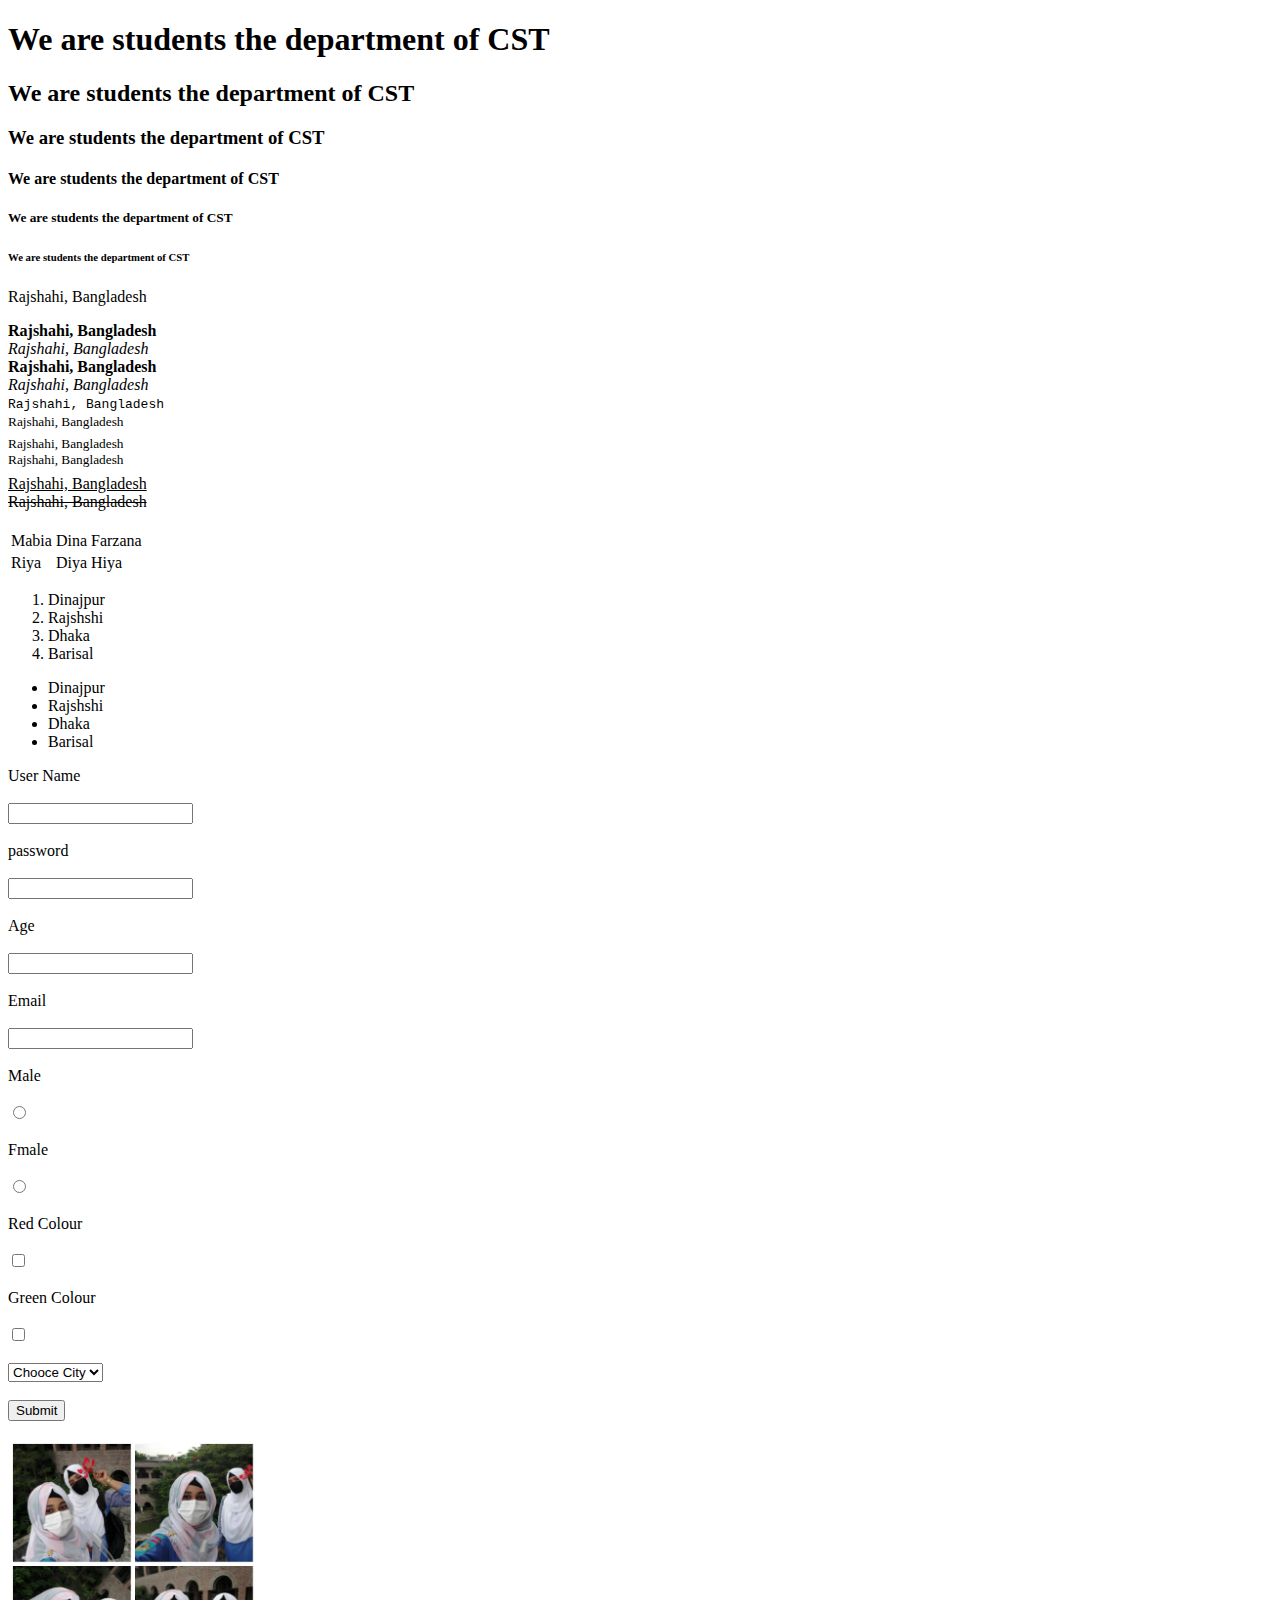
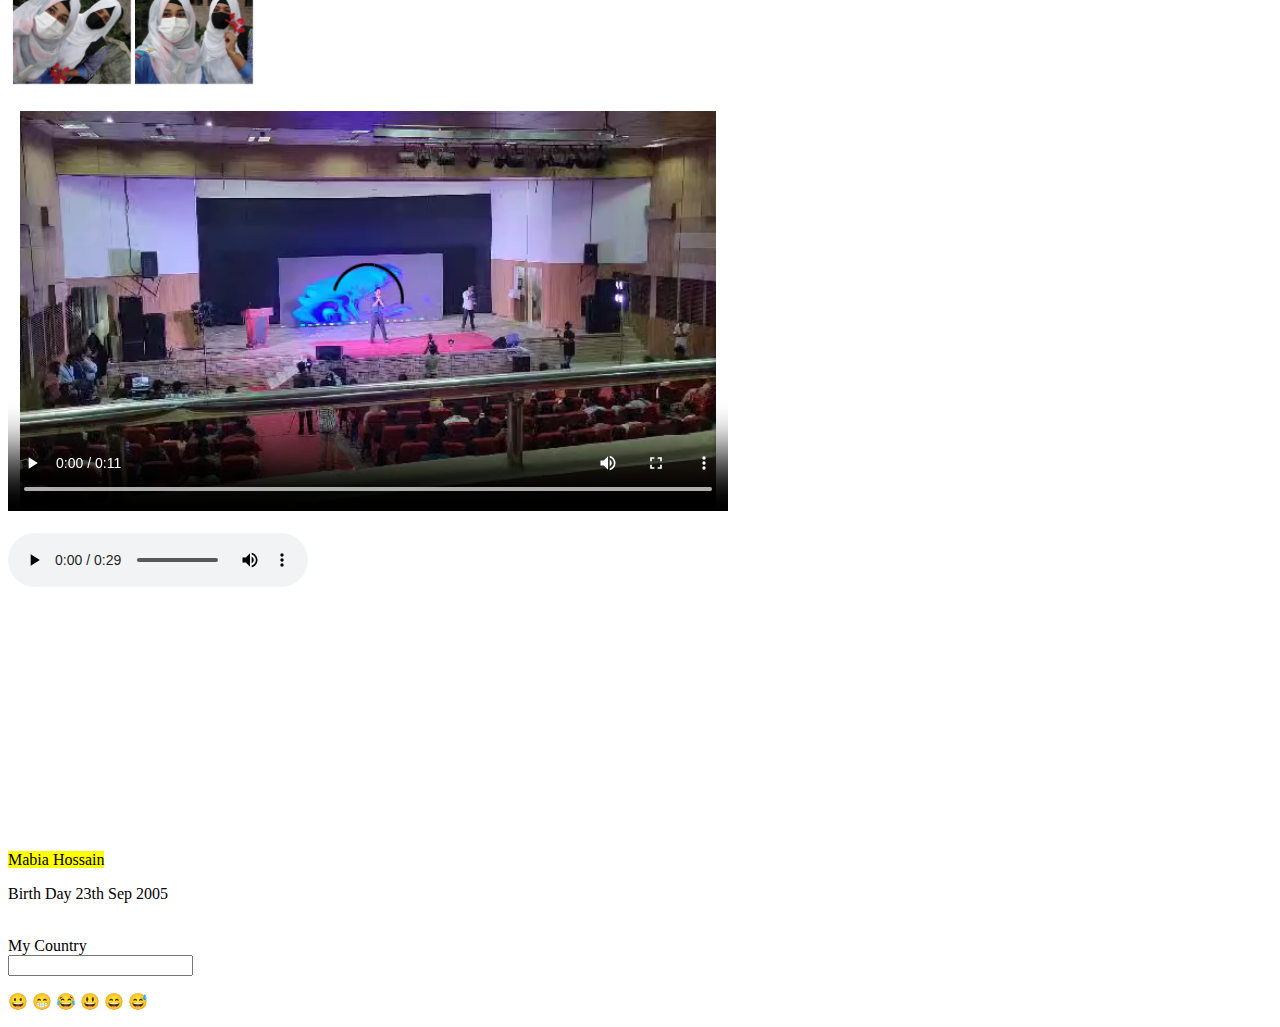
<file: index.html>
<!DOCTYPE html>
<html lang="en">
<head>
    <meta charset="UTF-8">
    <meta name="viewport" content="width=device-width, initial-scale=1.0">
     <meta name="description" content="RMPI">
     <meta name="keyword" content="">
     <meta name="author" content="">

     <meta property="og:site_name" content="">
     <meta property="og:url" content="">
     <meta property="og:title" content="">
     <meta property="og:description" content="">
     <meta property="og:image" content="">
     <meta http-equiv="cache-control" content="no-cache">
     <meta http-equiv="expires" content="0">
     <meta http-equiv="pragma" content="no-cache">


    <title>RMPI.gvt.bd</title>
</head>
<body>

    <h1>We are students the department of CST</h1>
    <h2>We are students the department of CST</h2>
    <h3>We are students the department of CST</h3>
    <h4>We are students the department of CST</h4>
    <h5>We are students the department of CST</h5>
    <h6>We are students the department of CST</h6>
    
    <p>Rajshahi, Bangladesh</p>
    <b>Rajshahi, Bangladesh</b> <br>
    <i>Rajshahi, Bangladesh</i> <br>
    <strong>Rajshahi, Bangladesh</strong> <br>
    <em>Rajshahi, Bangladesh</em> <br>
    <code>Rajshahi, Bangladesh</code> <br>
    <small>Rajshahi, Bangladesh</small> <br>
    <sub>Rajshahi, Bangladesh</sub> <br>
    <sup>Rajshahi, Bangladesh</sup> <br>
    <ins>Rajshahi, Bangladesh</ins> <br>
    <del>Rajshahi, Bangladesh</del> <br><br>


    <table>
         <tr>
            <td>Mabia</td>
            <td>Dina</td>
            <td>Farzana</td>
         </tr>
         <tr>
            <td>Riya</td>
            <td>Diya</td>
            <td>Hiya</td>
         </tr>

    </table>


    <ol>
        <li>Dinajpur</li>
        <li>Rajshshi</li>
        <li>Dhaka</li>
        <li>Barisal</li>
    </ol>
    <ul>
        <li>Dinajpur</li>
        <li>Rajshshi</li>
        <li>Dhaka</li>
        <li>Barisal</li>
    </ul>


     <label>User Name</label><br><br>
     <input type="text"><br><br>
     
     <label>password</label><br><br>
     <input type="password"><br><br>

     <label>Age</label><br><br>
     <input type="age"><br><br>
    
     <label>Email</label><br><br>
     <input type="email"><br><br>

     <label>Male</label><br><br>
     <input type="radio"><br><br>

     <label>Fmale</label><br><br>
     <input type="radio"><br><br>

     <label>Red Colour</label><br><br>
     <input type="checkbox"><br><br>

     <label>Green Colour</label><br><br>
     <input type="checkbox"><br><br>

     <select>
        <option>Chooce City</option>
        <option>Dinajpur</option>
        <option>Rajshahi</option>
        <option>Rungpur</option>
        <option>Dhaka</option>
     </select><br><br>

     <button>Submit</button><br><br>


     <img src="polytechnic photo.jpg" alt="width120px" height="250px"><br><br>


     <video width="720px" height="400px" controls
      src="J H Jay Vai.mp4"></video><br><br>

    <audio controls
     src="Sang Tere Rasta Study Status  Best Study Status SongWhatsapp Status.mp3">
    </audio><br><br>

    <iframe width="400" height="220" src="https://www.youtube.com/tElvFrqjb6Q" frameborder="0"></iframe><br><br>

    <mark>Mabia Hossain</mark>
    <p>Birth Day <time datetime="2005-09-23">23th Sep 2005</time> </p><br>

     <label>My Country</label><br>
    <input type="text" list="country list">
    <datalist id="country list" >
        <option value="Bangladesh"></option>
        <option value="India"></option>
        <option value="Afganisthan"></option>
        <option value="Canada"></option>
        <option value="Garman"></option>
    </datalist><br>

    <p>
        &#128512;
        &#128513;	
        &#128514;	
        &#128515;	
        &#128516;	
        &#128517;
    </p>


</body>
</html>
</file>
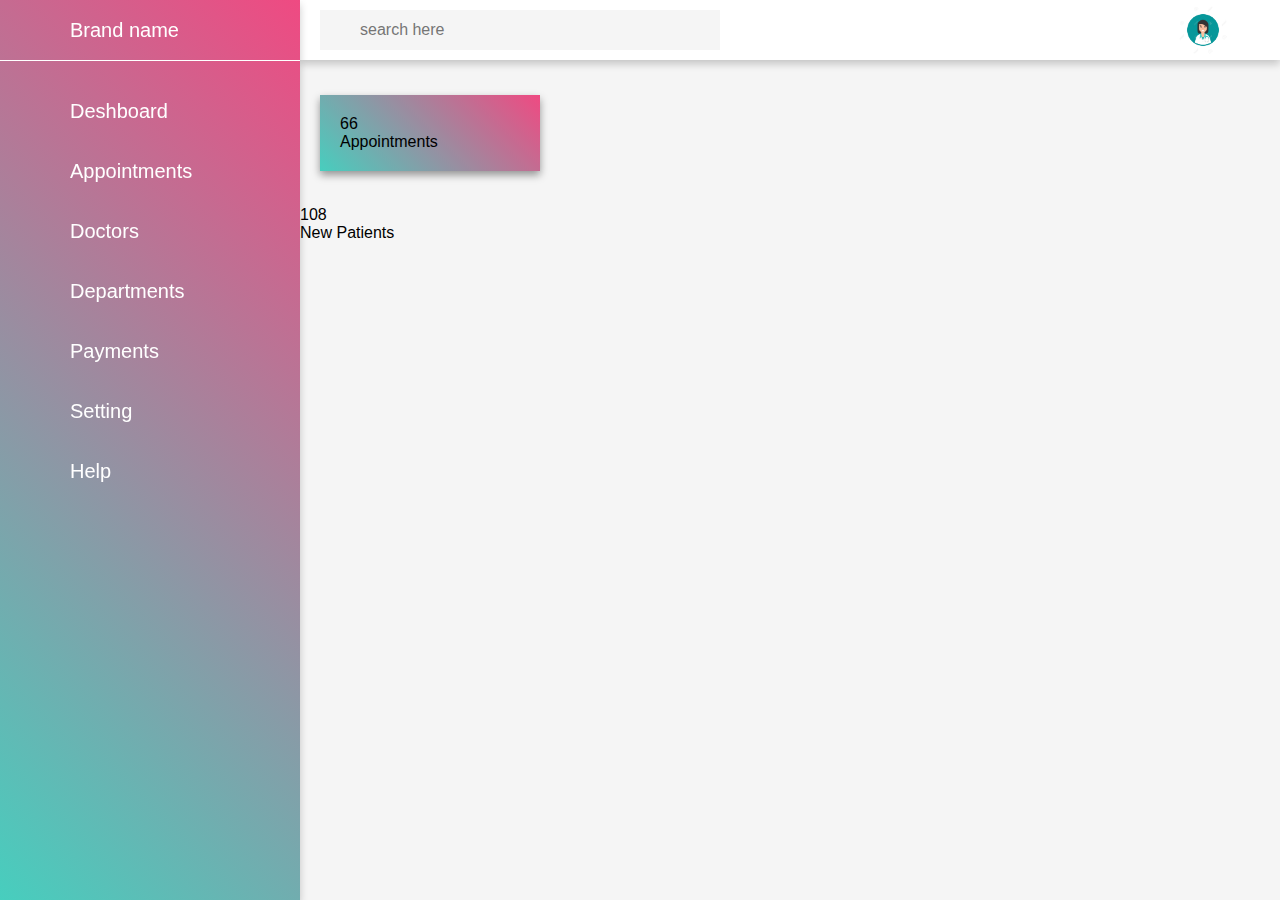
<file: Admin deshboard html+css/index.html>
<!DOCTYPE html>
<html lang="en">
<head>
    <meta charset="UTF-8">
    <meta name="viewport" content="width=device-width, initial-scale=1.0">
    <link rel="stylesheet" href="style.css">
    <link rel="stylesheet" href="https://cdnjs.cloudflare.com/ajax/libs/font-awesome/6.4.2/css/all.min.css" integrity="sha512-z3gLpd7yknf1YoNbCzqRKc4qyor8gaKU1qmn+CShxbuBusANI9QpRohGBreCFkKxLhei6S9CQXFEbbKuqLg0DA==" crossorigin="anonymous" referrerpolicy="no-referrer" />

    <title>Admin panel</title>
</head>

<body>
    <div class="container">
        <div class="sidebar">
            <ul>
                <li>
                    <a href="#">
                        <i class="fas fa-clinic-medical"></i>
                        <div class="title">Brand name</div>
                    </a>
                </li>
                <li>
                    <a href="#">
                        <i class="fas fa-th-large"></i>
                        <div class="title">Deshboard</div>
                    </a>
                </li>
                <li>
                    <a href="#">
                        <i class="fas fa-stethoscope"></i>
                        <div class="title">Appointments</div>
                    </a>
                </li>
                <li>
                    <a href="#">
                        <i class="fas fa-user-md"></i>
                        <div class="title">Doctors</div>
                    </a>
                </li>
                <li>
                    <a href="#">
                        <i class="fas fa-puzzle-piece"></i>
                        <div class="title">Departments</div>
                    </a>
                </li>
                <li>
                    <a href="#">
                        <i class="fas fa-hand-holding-usd"></i>
                        <div class="title">Payments</div>
                    </a>
                </li>
                <li>
                    <a href="#">
                        <i class="fas fa-cog"></i>
                        <div class="title">Setting</div>
                    </a>
                </li>
                <li>
                    <a href="#">
                        <i class="fas fa-question"></i>
                        <div class="title">Help</div>
                    </a>
                </li>
            </ul> 
        </div>
        <div class="main">
           <div class="top-bar">
            <div class="search">
                <input type="text" name="search" placeholder="search here">
                <label for="search"><i class="fas fa-search"></i></label>
            </div>
            <i class="fas fa-bell"></i>
            <div class="user">
                <img src="doctor_avatar.jpg" alt="">
            </div>
           </div>
            <div class="cards">
            <div class="card">
                <div class="card-content">
                    <div class="nymber">66</div>
                <div class="card-name">Appointments</div>
                </div>

                <div class="icon-box">
                    <i class="fas fa-briefcase-medical"></i>
                </div>
            </div>
           </div>
           <div class="card">
            <div class="card-content">
                <div class="number">108</div>
                <div class="card-name">New Patients</div>
            </div>
           </div>

                <div class="icon-box">
                    <i class="fas fa-wheelchair"></i>
                </div>
        </div>
        <div class="card">
            <div class="card-content">
                <div class="number">09</div>
                <div class="card-name">Operation </div>
            </div>

            <div class="icon-box">
                <i class="fas fa-bed"></i>
            </div>
           </div>
           <div class="card">
            <div class="card-content">
                <div class="number">$4600</div>
                <div class="card-name">Earnings</div>
            </div>

            <div class="icon-box">
                <i class="fas fa-dollar-sung"></i>
            </div>
           </div>

    </div>
    <div class="tables">
        <div class="last-appointment">
            <div class="heading">
                <h2>Last Appointments</h2>
                <a href="#" class="btn">View All</a>
            </div>
            <table class="appointments">
                <thead>
                    <td>Name</td>
                    <td>Doctor</td>
                    <td>Condition</td>
                    <td>Actions</td>
                </thead>
                <tbody>
                    <tr>
                        <td>Luis Laham</td>
                        <td>Dr. Bornil</td>
                        <td>fracture</td>
                        <td>
                            <i></i>
                        </td>
                    </tr>
                </tbody>

            </table>
        </div>
    </div>

    
</body>
</html>
</file>
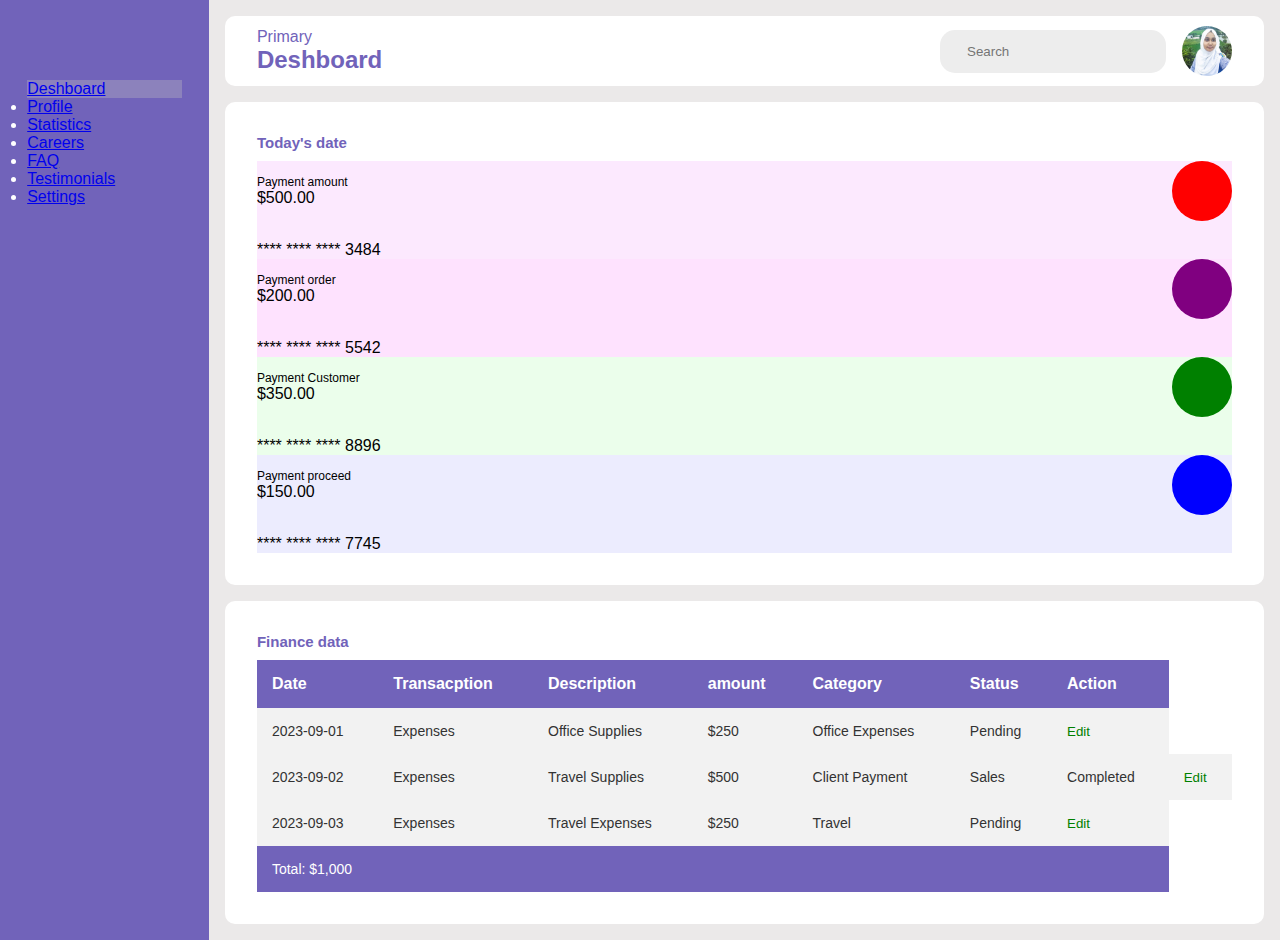
<file: create deshboard html+css/index.html>
<!DOCTYPE html>
<html lang="en">
<head>
    <meta charset="UTF-8">
    <meta name="viewport" content="width=device-width, initial-scale=1.0">
    <title>Deshboard Design by EVa</title>
    <link rel="stylesheet" href="style.css">
    <!--Font Awesome cdn link-->
    <link 
    rel="stylesheet" 
    href="https://cdnjs.cloudflare.com/ajax/libs/font-awesome/6.4.2/css/all.min.css" integrity="sha512-z3gLpd7yknf1YoNbCzqRKc4qyor8gaKU1qmn+CShxbuBusANI9QpRohGBreCFkKxLhei6S9CQXFEbbKuqLg0DA==" crossorigin="anonymous" referrerpolicy="no-referrer" />
</head>
<body>
    <div class="sidebar">
        <div class="logo"></div>
            <ul class="menu">
                <li class="active">
                    <a href="#" >
                        <i class="fas fa-techometer-alt"></i>
                        <span>Deshboard</span>
                    </a>
                </li>
                <li>
                    <a href="#">
                        <i class="fas fa-user"></i>
                        <span>Profile</span>
                    </a>
                </li>
                <li>
                    <a href="#">
                        <i class="fas fa-chart-bar"></i>
                        <span>Statistics</span>
                    </a>
                </li>
                <li>
                    <a href="#">
                        <i class="fas fa-briefcase"></i>
                        <span>Careers</span>
                    </a>
                </li>
                <li>
                    <a href="#">
                        <i class="fas fa-question-circle"></i>
                        <span>FAQ</span>
                    </a>
                </li>
                <li>
                    <a href="#">
                        <i class="fas fa-star"></i>
                        <span>Testimonials</span>
                    </a>
                </li>
                <li>
                    <a href="#">
                        <i class="fas fa-cog"></i>
                        <span>Settings</span>
                    </a>
                </li>
                <li class="logout" >
                    <a href="#">
                        <i class="fas fa-sign-out-alt" ></i>
                    </a>
                </li>
            </ul>
        </div>

        <div class="main--content">
            <div class="header--wrapper">
                <div class="header--title">
                    <span>Primary</span>
                    <h2>Deshboard</h2>
                </div>
                <div class="user--info">
                    <div class="search--box">
                     <i class="fasolid fa-Search"></i>
                     <input type="text" placeholder="Search"/>
                </div>
                <img src="IMG_20230918_172329_247.jpg" alt="">
            </div>
        </div>

       
        <div class="card--container">
            <h3 class="main--title" >Today's date</h3>
            <div class="card--wapper">
                <div class="pyment--card light-red">
                    <div class="card--header">
                       <div class="amount">
                         <span class="title">Payment amount</span>
                        <span class="amount-value">$500.00</span>
                    </div>
                    <i class="fas fa-dollar-sign icon"></i>
                </div>
                <span class="card-detail">**** **** **** 3484</span>
            </div>
            <div class="pyment--card light-purple">
                <div class="card--header">
                    <div class="amount">
                        <span class="title">Payment order</span>
                        <span class="amount--value">$200.00</span>
                    </div>
                    <i class="fas fa-list icon dark-purple"></i>
                </div>
                <span class="card-detail">**** **** **** 5542</span>
        </div>

        <div class="pyment--card light-green">
            <div class="card--header">
                <div class="amount">
                    <span class="title">Payment Customer</span>
                    <span class="amount--value">$350.00</span>
                </div>
                <i class="fas fa-user icon dark-green"></i>
            </div>
            <span class="card-detail">**** **** **** 8896</span>
    </div>

    <div class="pyment--card light-blue">
        <div class="card--header">
            <div class="amount">
                <span class="title">Payment proceed</span>
                <span class="amount--value">$150.00</span>
            </div>
            <i class="fas fa-solid fa-check icon dark-blue"></i>
        </div>
        <span class="card-detail">**** **** **** 7745</span>
           </div>
        </div>
    </div>

    <div class="tabular--wrapper">
        <h3 class="main--title">Finance data</h3>
        <div class="table-container">
            <table>
                <thead>
                    <tr>
                        <th>Date</th>
                        <th>Transacption</th>
                        <th>Description</th>
                        <th>amount</th>
                        <th>Category</th>
                        <th>Status</th>
                        <th>Action</th>
                    </tr>
                </thead>
                    <tbody>
                        <tr>
                            <td>2023-09-01</td>
                            <td>Expenses</td>
                            <td>Office Supplies</td>
                            <td>$250</td>
                            <td>Office Expenses</td>
                            <td>Pending</td>
                            <td><button>Edit</button></td>
                        </tr>
                        <tr>
                            <td>2023-09-02</td>
                            <td>Expenses</td>
                            <td>Travel Supplies</td>
                            <td>$500</td>
                            <td>Client Payment</td>
                            <td>Sales</td>
                            <td>Completed</td>
                            <td><button>Edit</button></td>
                        </tr>
                        <tr>
                            <td>2023-09-03</td>
                            <td>Expenses</td>
                            <td>Travel Expenses</td>
                            <td>$250</td>
                            <td>Travel</td>
                            <td>Pending</td>
                            <td><button>Edit</button></td>
                        </tr>
                    </tbody>
                    <tfoot>
                        <tr>
                            <td colspan="7" >Total: $1,000</td>
                        </tr>
                    </tfoot>
                
            </table>
        </div>
    </div>

    
</body>
</html>
</file>
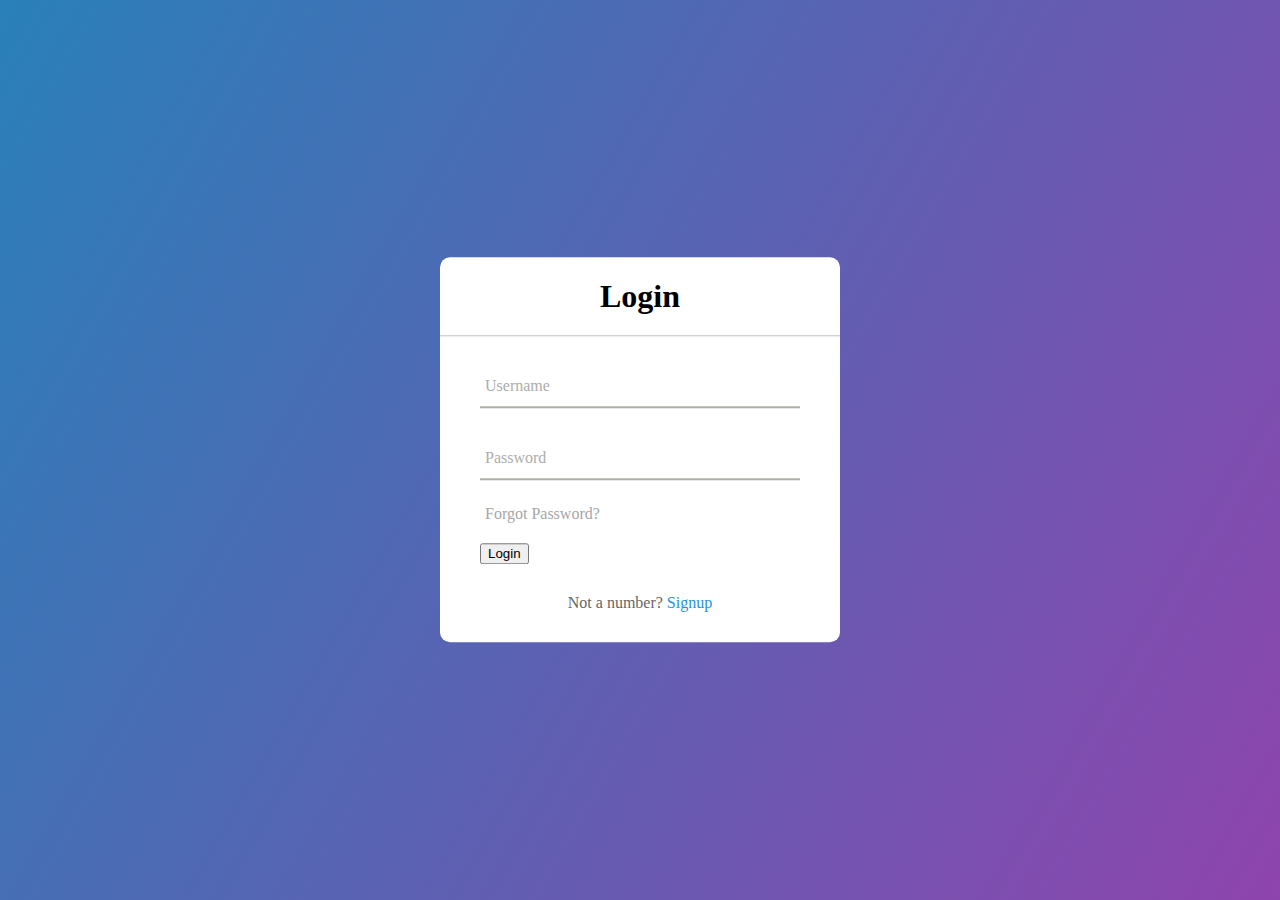
<file: html+css_1/index.html>
<!DOCTYPE html>
<html lang="en">
<head>
    <meta charset="UTF-8">
    <meta name="viewport" content="width=device-width, initial-scale=1.0">
    <title>Animated Login Form</title>
    <link rel="stylesheet" href="style.css">
</head>
<body>
    <div class="center">
        <h1>Login</h1>
         <Form method="post">
            <div class="text_field">
                <input type="text" required>
                <span></span>
                <label>Username</label>
            </div>
            <div class="text_field">
                <input type="password" required>
                <span></span>
                <label>Password</label>
            </div>
             <div class="pass">Forgot Password?</div>
             <input type="submit" value="Login">
             <div class="signup_link">
                Not a number? <a href="#">Signup</a>
             </div>
         </Form>
         
    </div>
    
</body>
</html>
</file>
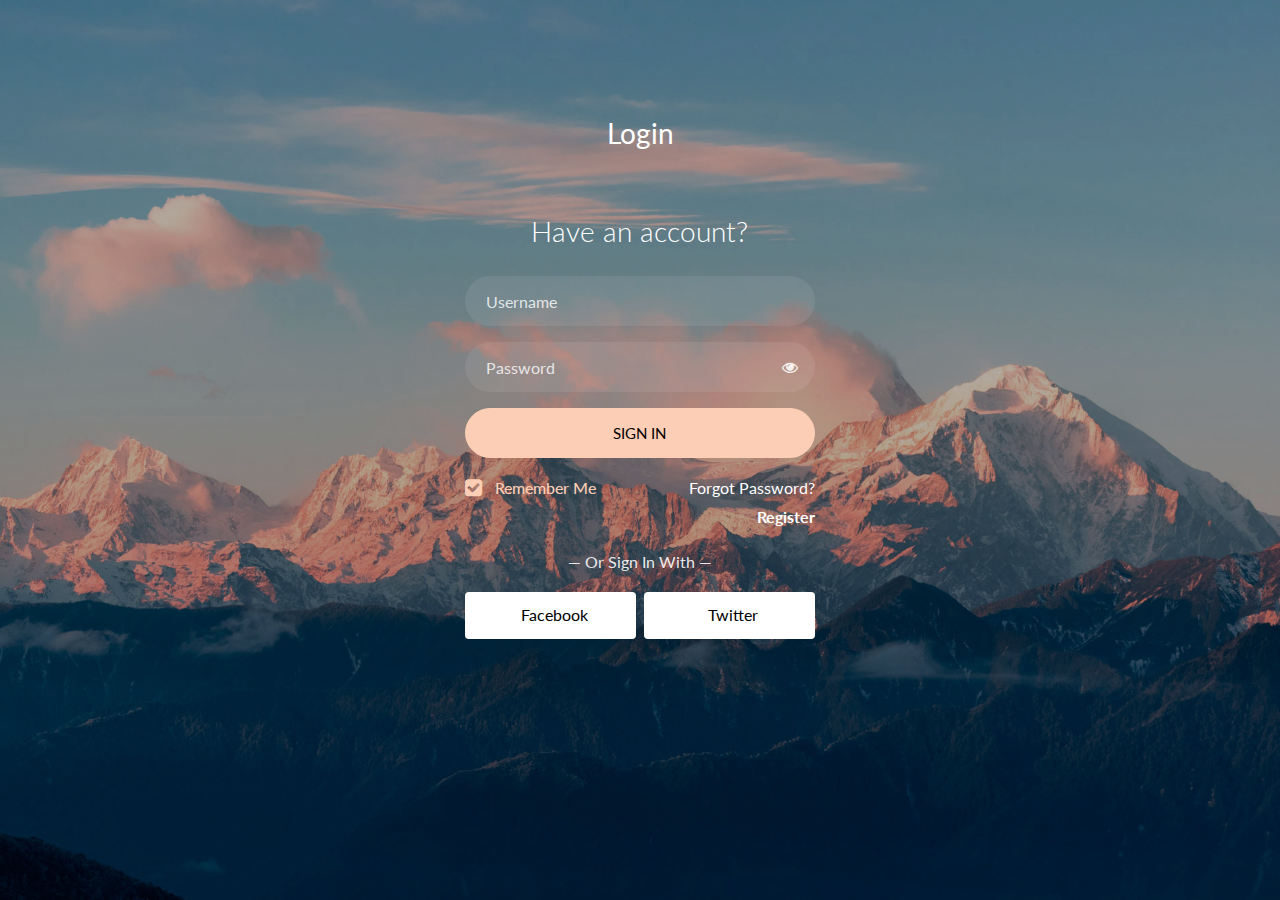
<file: login html templete/login-form-20/index.html>
<!doctype html>
<html lang="en">
  <head>
  	<title>Login 10</title>
    <meta charset="utf-8">
    <meta name="viewport" content="width=device-width, initial-scale=1, shrink-to-fit=no">

	<link href="https://fonts.googleapis.com/css?family=Lato:300,400,700&display=swap" rel="stylesheet">

	<link rel="stylesheet" href="https://stackpath.bootstrapcdn.com/font-awesome/4.7.0/css/font-awesome.min.css">
	
	<link rel="stylesheet" href="css/style.css">

	</head>
	<body class="img js-fullheight" style="background-image: url(images/bg.jpg);">
	<section class="ftco-section">
		<div class="container">
			<div class="row justify-content-center">
				<div class="col-md-6 text-center mb-5">
					<h2 class="heading-section">Login</h2>
				</div>
			</div>
			<div class="row justify-content-center">
				<div class="col-md-6 col-lg-4">
					<div class="login-wrap p-0">
		      	<h3 class="mb-4 text-center">Have an account?</h3>
		      	<form action="#" class="signin-form">
		      		<div class="form-group">
		      			<input type="text" class="form-control" placeholder="Username" required>
		      		</div>
	            <div class="form-group">
	              <input id="password-field" type="password" class="form-control" placeholder="Password" required>
	              <span toggle="#password-field" class="fa fa-fw fa-eye field-icon toggle-password"></span>
	            </div>
	            <div class="form-group">
	            	<button type="submit" class="form-control btn btn-primary submit px-3">Sign In</button>
	            </div>
	            <div class="form-group d-md-flex">
	            	<div class="w-50">
		            	<label class="checkbox-wrap checkbox-primary">Remember Me
									  <input type="checkbox" checked>
									  <span class="checkmark"></span>
									</label>
								</div>
								<div class="w-50 text-md-right">
									<a href="register.html" style="color: #fff">Forgot Password? <b>Register</b></a>
								</div>
	            </div>
	          </form>
	          <p class="w-100 text-center">&mdash; Or Sign In With &mdash;</p>
	          <div class="social d-flex text-center">
	          	<a href="#" class="px-2 py-2 mr-md-1 rounded"><span class="ion-logo-facebook mr-2"></span> Facebook</a>
	          	<a href="#" class="px-2 py-2 ml-md-1 rounded"><span class="ion-logo-twitter mr-2"></span> Twitter</a>
	          </div>
		      </div>
				</div>
			</div>
		</div>
	</section>

	<script src="js/jquery.min.js"></script>
  <script src="js/popper.js"></script>
  <script src="js/bootstrap.min.js"></script>
  <script src="js/main.js"></script>

	</body>
</html>
</file>
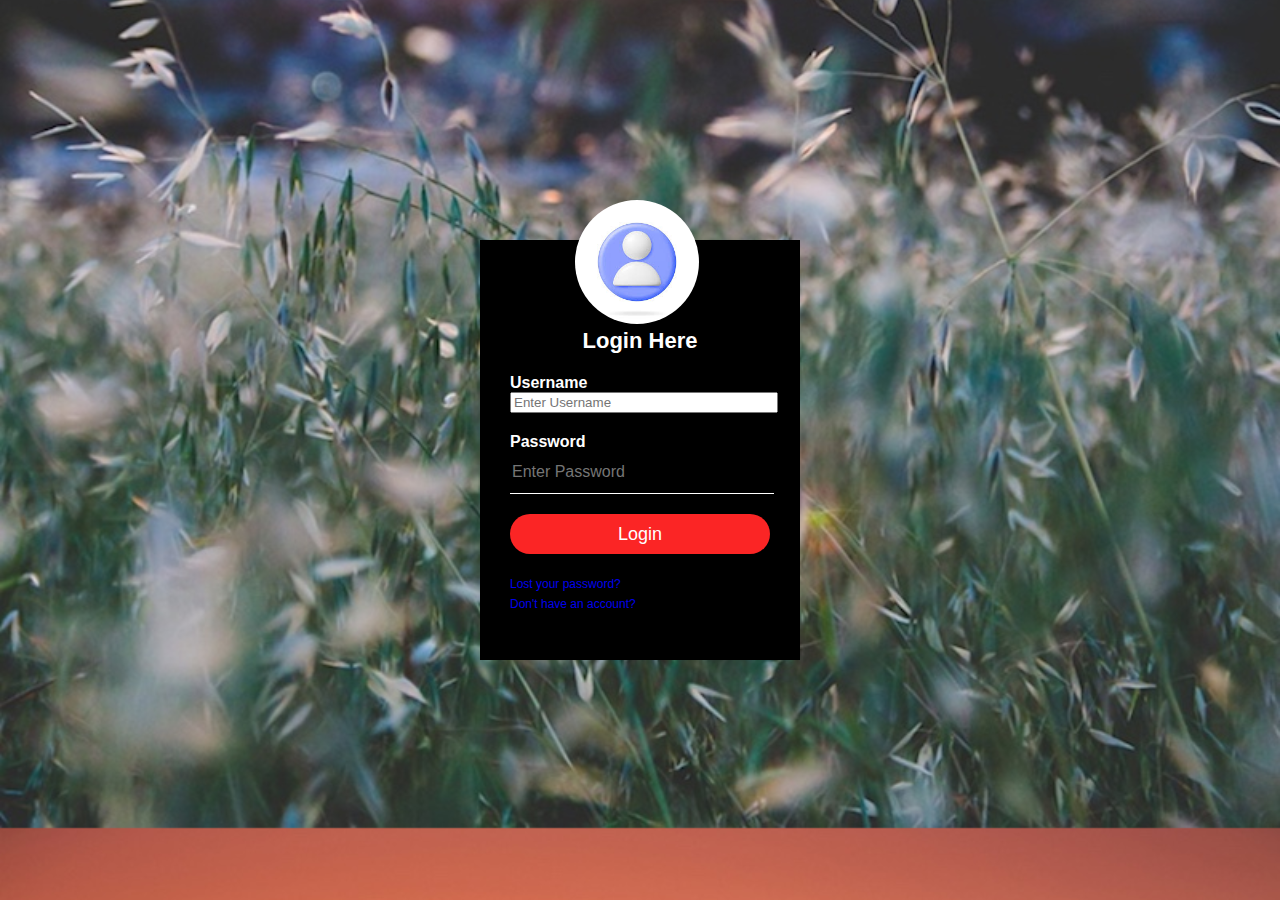
<file: html+css_3/index3.html>
<!DOCTYPE html>
<html lang="en">
<head>
    <meta charset="UTF-8">
    <meta name="viewport" content="width=device-width, initial-scale=1.0">
    <title>Lg Fm</title>
</head>
<body>
    <link rel="stylesheet" type="text/css" href="style.css">
    <div class="loginbox">
        <img src="images.jpeg" alt="images">
            <h1>Login Here</h1>
            <form>
                <p>Username</p>
                <input type="text" name=""placeholder="Enter Username">
                <p>Password</p>
                <input type="password" name=""placeholder="Enter Password">
                <input type="submit" name=""value="Login">
                <a href="#">Lost your password?</a><br>
                <a href="#">Don't have an account?</a>
                 
            </form>

    </div>


</body>
</html>
</file>
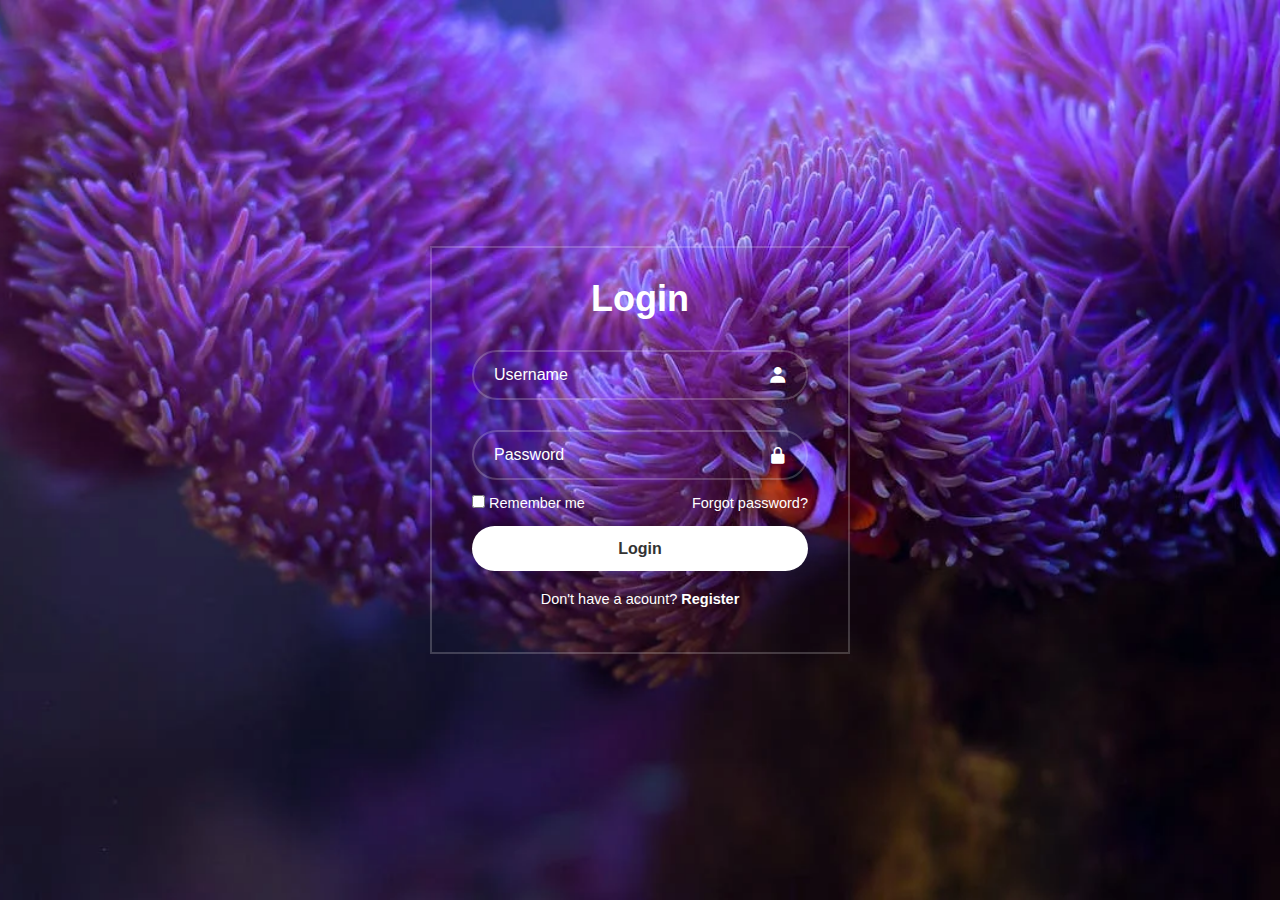
<file: html+css_4/index4.html>
<!DOCTYPE html>
<html lang="en">
<head>
    <meta charset="UTF-8">
    <meta name="viewport" content="width=device-width, initial-scale=1.0">
    <title>Login Form in HTML and CSS</title>
    <link rel="stylesheet" href="style.css">
    <link href='https://unpkg.com/boxicons@2.1.4/css/boxicons.min.css' rel='stylesheet'>
</head>
<body>
    <div class="wrapper">
        <form action="">
            <h1>Login</h1>
            <div class="input-box">
                <input type="text" placeholder="Username" required>
                <i class='bx bxs-user'></i>
            </div>
            <div class="input-box">
                <input type="password" placeholder="Password" required>  
                <i class='bx bxs-lock-alt'></i>
            </div>
            <div class="remember-forgot">
                <label><input type="checkbox"> Remember me</label>
                <a href="#">Forgot password?</a>
            </div>

            <button type="submit" class="btn" >Login</button>

            <div class="register-link">
                <p>Don't have a acount? <a href="#">Register</a></p>
            </div>
        </form>

    </div>



    
</body>
</html>
</file>
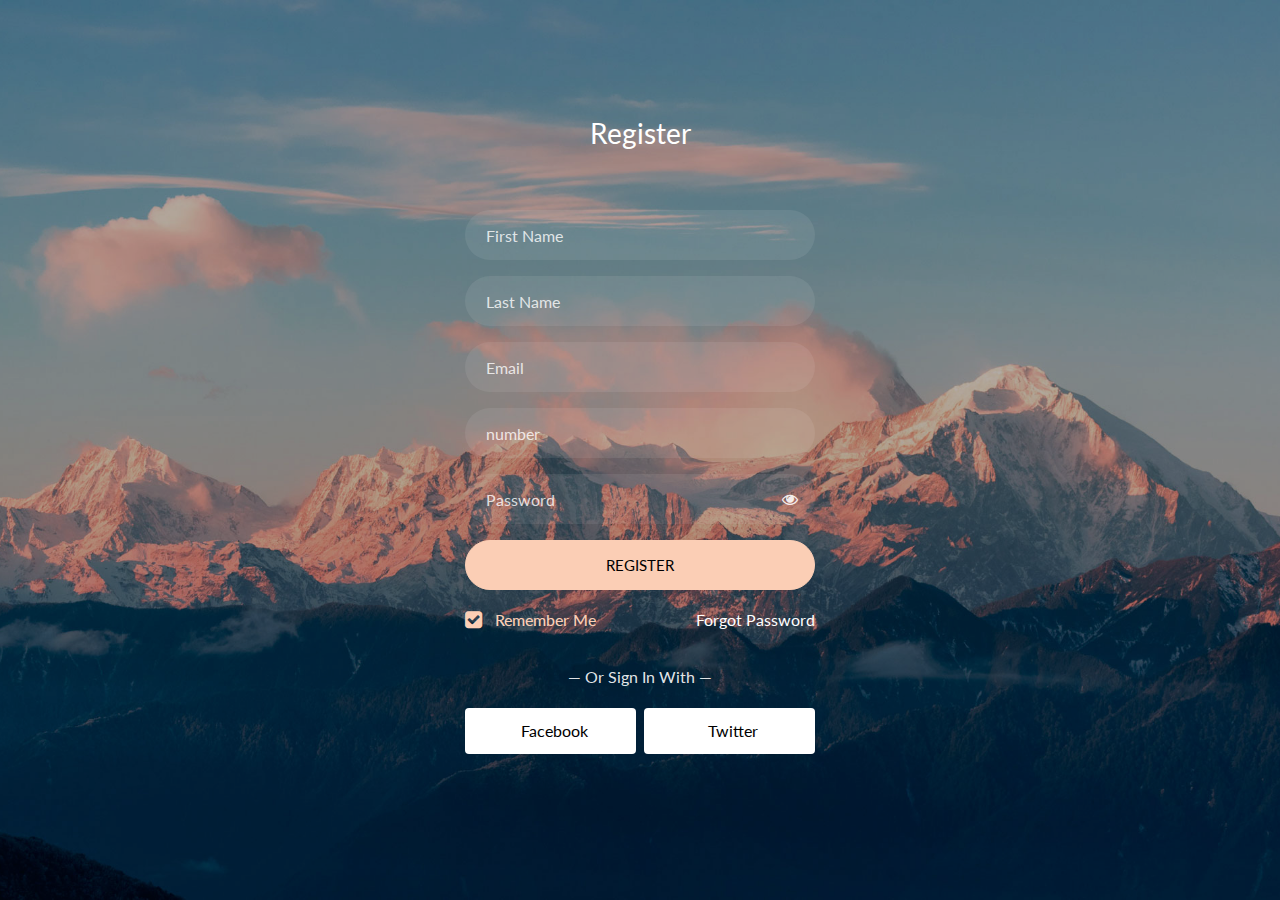
<file: login html templete/login-form-20/reg.html>
<!doctype html>
<html lang="en">
  <head>
  	<title>Login</title>
    <meta charset="utf-8">
    <meta name="viewport" content="width=device-width, initial-scale=1, shrink-to-fit=no">

	<link href="https://fonts.googleapis.com/css?family=Lato:300,400,700&display=swap" rel="stylesheet">

	<link rel="stylesheet" href="https://stackpath.bootstrapcdn.com/font-awesome/4.7.0/css/font-awesome.min.css">
	
	<link rel="stylesheet" href="css/style.css">

	</head>
	<body class="img js-fullheight" style="background-image: url(images/bg.jpg);">
	<section class="ftco-section">
		<div class="container">
			<div class="row justify-content-center">
				<div class="col-md-6 text-center mb-5">
					<h2 class="heading-section">Register</h2>
				</div>
			</div>
			<div class="row justify-content-center">
				<div class="col-md-6 col-lg-4">
					<div class="login-wrap p-0">
		      	<form action="#" class="signin-form">
		      		<div class="form-group">
		      			<input type="text" class="form-control" placeholder="First Name" required>
		      		</div>
                      <div class="form-group">
                        <input type="text" class="form-control" placeholder="Last Name" required>
                    </div>
                    <div class="form-group">
                        <input type="email" class="form-control" placeholder="Email" required>
                    </div>
                    <div class="form-group">
                        <input type="text" class="form-control" placeholder="number" required>
                    </div>
	            <div class="form-group">
	              <input id="password-field" type="password" class="form-control" placeholder="Password" required>
	              <span toggle="#password-field" class="fa fa-fw fa-eye field-icon toggle-password"></span>
	            </div>
	            <div class="form-group">
	            	<button type="submit" class="form-control btn btn-primary submit px-3">Register</button>
	            </div>
	            <div class="form-group d-md-flex">
	            	<div class="w-50">
		            	<label class="checkbox-wrap checkbox-primary">Remember Me
									  <input type="checkbox" checked>
									  <span class="checkmark"></span>
									</label>
								</div>
								<div class="w-50 text-md-right">
									<a href="#" style="color: #fff">Forgot Password</a>
								</div>
	            </div>
	          </form>
	          <p class="w-100 text-center">&mdash; Or Sign In With &mdash;</p>
	          <div class="social d-flex text-center">
	          	<a href="#" class="px-2 py-2 mr-md-1 rounded"><span class="ion-logo-facebook mr-2"></span> Facebook</a>
	          	<a href="#" class="px-2 py-2 ml-md-1 rounded"><span class="ion-logo-twitter mr-2"></span> Twitter</a>
	          </div>
		      </div>
				</div>
			</div>
		</div>
	</section>

	<script src="js/jquery.min.js"></script>
  <script src="js/popper.js"></script>
  <script src="js/bootstrap.min.js"></script>
  <script src="js/main.js"></script>

	</body>
</html>
</file>
<file: Admin deshboard html+css/style.css>
*{
    margin: 0;
    padding: 0;
    box-sizing: border-box;
    font-family: 'Poppins', sans-serif;
}

body {
    overflow-x: hidden;
}

.container {
    position: relative;
    width: 100%;
}

.sidebar {
    position: fixed;
    width: 300px;
    height: 100%;
    background: linear-gradient(45deg, #47cebe, #ef4a82);
    overflow-x: hidden;
    box-shadow: 0 4px 8px 0 rgba(0, 0, 0, 0.2);
    z-index: 2;
}

.sidebar ul li {
    width: 100%;
    list-style: none;
}

.sidebar ul li:hover {
    background: #444;
}
.sidebar ul li:first-child{
    line-height: 60px;
    margin-bottom: 20px;
    font-weight: 600px;
    border-bottom: 1px solid #fff;
}
.sidebar ul li:first-child:hover{
    background: none;
}

.sidebar ul li a {
    width: 100%;
    text-decoration: none;
    color: #fff;
    height: 60px;
    display: flex;
    align-items: center;
}

.sidebar ul li a i {
    min-width: 60px;
    font-size: 24px;
    text-align: center;
}
.sidebar .title {
    padding: 0 10px;
    font-size: 20px;
}

.main{
    position: absolute;
    width: calc(100% - 300px);
    min-height: 100vh;
    left: 300px;
    background: #f5f5f5;
}
 .top-bar{
    position: fixed;
    height: 60px;
    width: calc(100% - 300px);
    background: #fff;
    display: grid;
    grid-template-columns: 10fr 0.4fr 1fr;
    grid-gap: 5px;
    align-items: center;
    color: #444;
    padding: 0 20px;
    box-shadow: 0 4px 8px 0 rgba(0, 0, 0, 0.2);
    z-index: 1;
 }

 .top-bar .search {
    position: relative;
    max-width: 400px;
}
.search input {
    width: 100%;
    min-width: 128px;
    height: 40px;
    padding: 0 40px;
    font-size: 16px;
    outline: none;
    border: none;
    background: #f5f5f5;
}
.search i {
    position: absolute;
    right: 15px;
    top: 10px;
    cursor: pointer;
}

 .user {
    position: relative;
    width: 50px;
    height: 50px;
 }

img{
    position: absolute;
    width: 100%;
    height: 100%;
    top: 0;
    left: 0;
    object-fit: cover;
    border-radius: 50%;
 }

.cards{
    margin-top: 60px;
    width: 100%;
    padding: 35px 20px;
    display: grid;
    grid-template-columns: repeat(4, 1fr);
    grid-gap: 20px;
}
.cards .card{
    background: linear-gradient(45deg, #47cebe, #ef4a82);
    padding: 20px;
    display: flex;
    align-items: center;
    justify-content: space-between;
    box-shadow: 0 4px 8px 0 rgba(0, 0, 0, 0.4);
}
</file>
<file: create deshboard html+css/style.css>
* {
    margin: 0;
    padding: 0;
    border: none;
    outline: none;
    box-sizing: border-box;
    font-family: "Poppins", sans-serif;
}
body {
    display: flex;
}
.sidebar {
    position: sticky;
    top: 0;
    left: 0;
    bottom: 0;
    width: 110px;
    height: 100v;
    padding: 0 1.7rem;
    color: #fff;
    overflow: hidden;
    transition: all 0.Ss linear;
    background: rgba(113, 99, 186, 255);
}
.sidebar:hover {
    width: 240px;
    transition: 0.5s;
}
.logo {
    height: 80px;
    padding: 16px;
}
.meun {
    height: 88%;
    position: relative;
    list-style: none;
    padding: 0;
    margin: 8px 0;
}
.meun li {
    padding: 5rem;
    margin: 8px 0;
    border-radius: 8px;
    transition: all 0.5s ease-in-out;
}
.meun li:hover,
.active {
    background: #c0c0c058;
    color: #fff;
    font: 14px;
    text-decoration: none;
    display: flex;
    align-items: center;
    gap: 1.5rem;
}
.meun a {
    color: #fff;
    font-size: 14px;
    text-decoration: none;
    display: flex;
    align-items: center;
    gap: 1.5rem;
}
.meun a span {
    overflow: hidden;
}
.meun a i {
    font-size: 1.2rem;
}
.logout{
    position: absolute;
    bottom: 0;
    left: 0;
    width: 100%;
}

/* **** main body section **** */
.main--content {
    position: relative;
    background: #ebe9e9;
    width: 100%;
    padding: 1rem;
}

.header--wrapper img {
    width: 50px;
    height: 50px;
    cursor: pointer;
    border-radius: 50%;
}
.header--wrapper {
    display: flex;
    justify-content: space-between;
    align-items: center;
    flex-wrap: wrap;
    background: #fff;
    border-radius: 10px;
    padding: 10px 2rem;
    margin-bottom: 1rem;
}
.header--title {
    color: rgba(113, 99, 186, 255);
}

.user--info {
    display: flex;
    align-items: center;
    gap: 1rem;
}

.search--box {
    background: rgb(237, 237, 237);
    border-radius: 15px;
    color: rgba(113, 99, 186, 255);
    display: flex;
    align-items: center;
    gap: 5px;
    padding: 4px 12px;
}
.search--box input {
    background: transparent;
    padding: 10px;
}
.search--box i {
    font-size: 1.2rem;
    cursor: pointer;
    transition: all 0.5s ease-out;
}
.search--box i:hover {
    transform: scale(1.2);
}

/* ***** card container ***** */
.card--container {
    background: #fff;
    padding: 2rem;
    border-radius: 10px;
}
.car--wapper {
    display: flex;
    flex-wrap: wrap;
    gap: 1rem;
}
.main--title {
    color: rgba(113, 99, 186, 255);
    padding-bottom: 10px;
    font-size: 15px;
}
.payment--card {
    background: rgba(229, 223, 223);
    border-radius: 10px;
    padding: 1.2rem;
    width: 290px;
    height: 150px;
    display: flex;
    flex-direction: column;
    justify-content: space-between;
    transition: all 0.5s ease-in-out;
}

.payment--card:hover {
    transform: translateY(-5px);
}
.card--header {
    display: flex;
    justify-content: space-between;
    align-items: center;
    margin-bottom: 20px;
}
.amount {
    display: flex;
    flex-direction: column;
}
.title {
    font-size: 12px;
    font-weight: 200;
}
..amount--value {
    font-size: 24px;
    font-family: "Courier New", Courier, monospace;
    font-weight: 600;
}
.icon {
    color: white;
    padding: 1rem;
    height: 60px;
    width: 60px;
    text-align: center;
    border-radius: 50%;
    font-size: 1.5rem;
    background: red;
}
.card--detail {
    font-size: 18px;
    color: #777777;
    letter-spacing: 2px;
    font-family: "Courier New", Courier, monospace;
}

/* Color css */
.light-red {
    background: rgb(252, 233, 254);
}
.light-purple {
    background: rgb(254, 226, 254);
}
.light-green {
    background: rgb(235, 254, 235);
}
.light-blue {
    background: rgb(236, 236, 254);
}
.dark-red {
    background: red;
}
.dark-purple {
    background: purple;
}
.dark-green {
    background: green;
}
.dark-blue {
    background: blue;
}

/* ***** tabular section ***** */
.tabular--wrapper {
    background: #fff;
    margin-top: 1rem;
    border-radius: 10px;
    padding: 2rem;
}
.table-container {
    width: 100%;
}
table {
    width: 100%;
    border-collapse: collapse;
}
thead {
    background: rgba(113, 99, 186, 255);
    color: #fff;
}
th {
    padding: 15px;
    text-align: left;
}

tbody {
    background: #f2f2f2;
}
td {
    padding: 15px;
    font-size: 14px;
    color: #333;
}
tfoot {
    background: rgba(113, 99, 186, 225);
    font-size: bold;
    color: #fff;
}
tfoot td {
    padding: 15px;
    color: #fff;
}
.table-container button {
    color: green;
    background: none;
    cursor: pointer;
}
</file>
<file: html+css_1/style.css>
body{
    margin: 0;
    padding: 0;
    font-family: montserrat;
    background: linear-gradient(120deg,#2980b9,#8e44ad);
    height: 100vh;
    overflow: hidden;
}
.center{
    position: absolute;
    top: 50%;
    left: 50%;
    transform: translate(-50%, -50%);
    width: 400px;
    background: white;
    border-radius: 10px;
}
.center h1{
    text-align: center;
    padding: 0 0 20px 0;
    border-bottom: 1px solid silver;
}
.center form{
    padding: 0 40px;
    box-sizing: border-box;
}
form .text_field{
    position: relative;
    border-bottom: 2px solid #adadaa;
    margin: 30px 0;
}
.text_field input{
    width: 100%;
    padding: 0 5px;
    height: 40px;
    font-size: 16px;
    border: none;
    background: none;
    outline: none;
}
.text_field label{
    position: absolute;
    top: 50%;
    left: 5px;
    color: #adadaa;
    transform: translateY(-50%);
    font-size: 16px;
    pointer-events: none; 
    transition: .5s;  
}
.text_fiel span::before{
    content: '';
    position: absolute;
    top: 40px;
    left: 0;
    width: 100%;
    height: 2px;
    background-color: #2691d9;
    transition: .5s;
}
.text_fiel input:focus ~ label,
.text_fiel input:valid ~ label{
    top: -5px;
    color: #2691d9;
}
.text_fiel input:focus ~ span::before,
.text_fiel input:valid ~ span::before{
    width: 100%;
}
.pass{
    margin: -5px 0 20px 5px;
    color: #a6a6a6;
    cursor: pointer;
}
.pass:hover{
    text-decoration: underline;
}
<input[type="submit"]{
    width: 100%;
    height: 50px;
    border: 1px solid;
    background: #2691d9;
    border-radius: 25px;
    font-size: 18px;
    color: #e9f4fb;
    font-weight: 700;
    cursor: pointer;
    outline: none;
}
<input[type="submit"]:hover{
    border-color: #2691d9;
    transition: .5s;
}
.signup_link{
    margin: 30px 0;
    text-align: center;
    font-size: 16px;
    color: #666666;
}
.signup_link a{
    color: #2691d9;
    text-decoration: none;
}
.signup_link a:hover{
    text-decoration: underline;
}
</file>
<file: html+css_3/style.css>
body{
    margin: 0;
    padding: 0;
    background: url(Sunset-Image.jpeg);
    background-size: cover;
    background-position: center;
    font-family: sans-serif;
}
.loginbox{
    width: 320px;
    height: 420px;
    background: #000;
    color: #fff;
    top: 50%;
    left: 50%;
    position: absolute;
    transform:translate(-50%,-50%);
    box-sizing: border-box;
    padding: 70px 30px;
}

.loginbox img{
    /* width: 100px;
    height: 100px;
    border-radius: 50%;
    position: absolute;
    top: -50px;
    left: calc(50% - 50px); */

    
    border-radius: 50%;
    height: 124px;
    margin-left: 65px;
    margin-top: -130px;
}

h1{
    margin: 0;
    padding: 0 0 20px;
    text-align: center;
    font-size: 22px;
}

.loginbox p{
    margin: 0;
    padding: 0;
    font-weight: bold;
}

.loginbox input{
    width: 100%;
    margin-bottom: 20px;
}

.loginbox input [type="text"], input[type="password"]
{
    border: none;
    border-bottom: 1px solid #fff;
    background: transparent;
    outline: none;
    height: 40px;
    color: #fff;
    font-size: 16px;
}
.loginbox input[type="submit"]
{
    border: none;
    outline: none;
    height: 40px;
    background: #fb2525;
    color: #fff;
    font-size: 18px;
    border-radius: 20px;
}

.loginbox input[type="submit"]:hover
{
    cursor: pointer;
    background: #ffc107;
    color: #000;
}

.loginbox a{
    text-decoration: none;
    font-size: 12px;
    line-height: 20px;
    colo: darkgrey;
}

.loginbox a:hover
{
    color: #ffc107;
}
</file>
<file: html+css_4/style.css>
*{
    margin: 0;
    padding: 0;
    box-sizing: border-box;
    font-family: "Poppins", sans-serif;
}

body{
    display: flex;
    justify-content: center;
    align-items: center;
    min-height: 100vh;
    background: url(pexels-photo-7787713.webp) no-repeat;
    background-size: cover;
    background-position: center;
}

.wrapper {
    width: 420px;
    background: transparent;
    color: #fff;
    border: 2px solid rgba(255, 255, 255, .2);
    border filter: blur(20px);
    box-shadow: 0 0 10px rgba(0, 0, 0, .2)
    border-radius: 10px;
    padding: 30px 40px;
}

.wrapper h1 {
    font-size: 36px;
    text-align: center;
}

.wrapper .input-box {
    position: relative;
    width: 100%;
    height: 50px;
    margin: 30px 0;
}

.input-box input {
    width: 100%;
    height: 100%;
    background: transparent;
    border: none;
    outline: none;
    border: 2px solid rgba(255, 255, 255, .2);
    border-radius: 40px;
    font-size: 16px;
    color: #fff;
    padding: 20px 45px 20px 20px;
}

.input-box input::placeholder {
    color: #fff;
}

.input-box i {
    position: absolute;
    right: 20px;
    top: 50%;
    transform: translateY(-50%);
    font-size: 20px;
}

.wrapper .remember-forgot {
    display: flex;
    justify-content: space-between;
    font-size: 14.5px;
    margin: -15px 0 15px;
}

.remember-forgot label input {
    color: #fff;
    text-decoration: none;
}

.remember-forgot a {
    color: #fff;
    text-decoration: none;
}

.remember-forgot a:hover {
    text-decoration: underline;
}

.wrapper .btn {
    width: 100%;
    height: 45px;
    background: #fff;
    border: none;
    outline: none;
    border-radius: 40px;
    box-shadow: 0 0 10px rgba(0, 0, 0, .1);
    cursor: pointer;
    font-size: 16px;
    color: #333;
    font-weight: 600;
}

.wrapper .register-link {
    font-size: 14.5px;
    text-align: center;
    margin: 20px 0 15px;
}

.register-link p a {
    color: #fff;
    text-decoration: none;
    font-weight: 600;
}

.register-link p a;:hover {
    text-decoration: underline;
}
</file>
